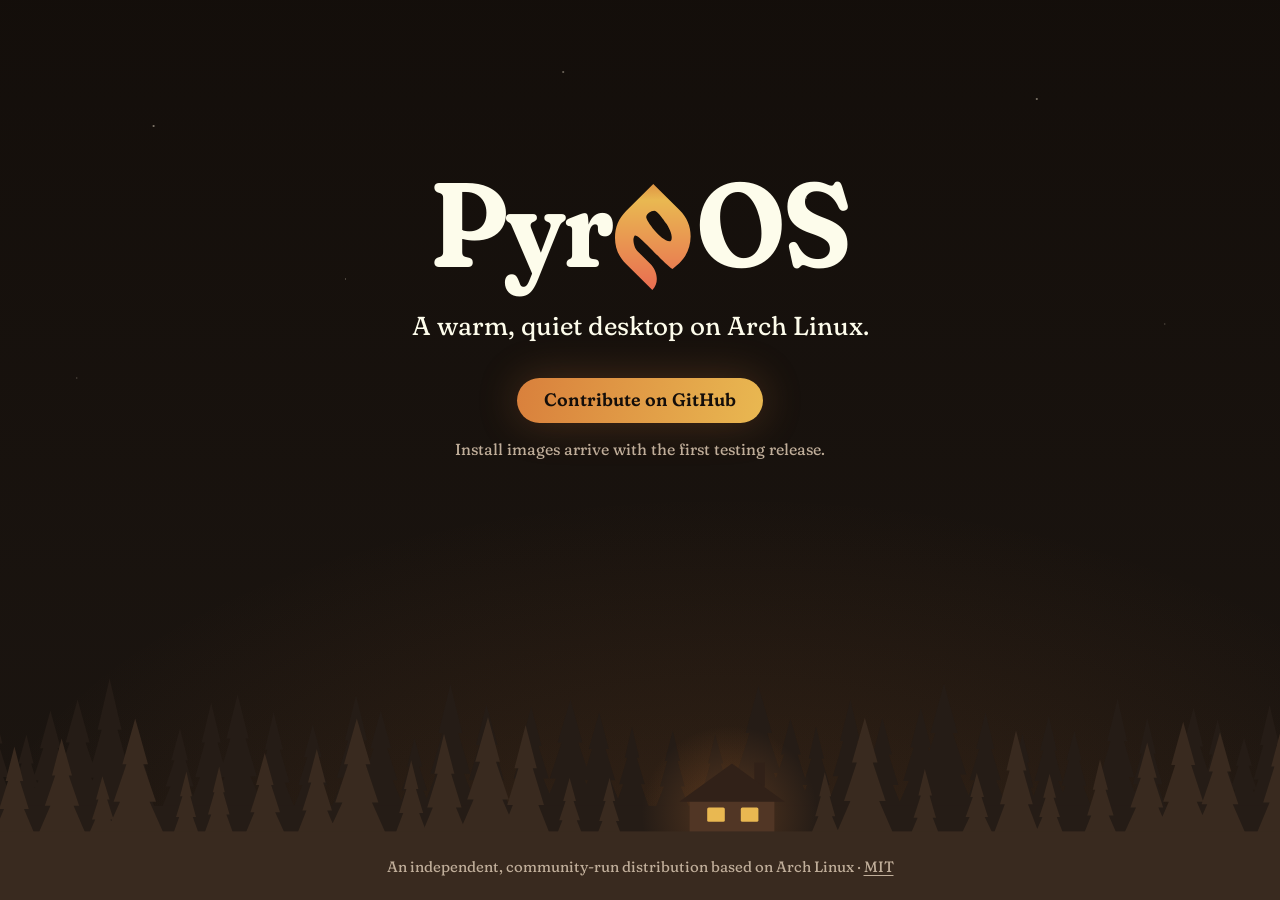
<file: landing/site/index.html>
<!doctype html>
<html lang="en">
<head>
<meta charset="utf-8">
<meta name="viewport" content="width=device-width, initial-scale=1">
<meta http-equiv="Content-Security-Policy" content="default-src 'self'; script-src 'none'; style-src 'self'; img-src 'self'; font-src 'self'; object-src 'none'; base-uri 'none'; form-action 'none'">
<meta name="referrer" content="no-referrer">
<meta name="color-scheme" content="dark">
<meta name="theme-color" content="#130e0a">
<title>PyreOS: a warm, quiet Arch Linux desktop</title>
<meta name="description" content="PyreOS is an independent, community-run Arch Linux distribution with safe updates, full rollback and a warm, cohesive desktop. Early in development.">
<link rel="canonical" href="https://bayrock.github.io/pyre-os/">
<link rel="preload" href="fonts/Fraunces.woff2" as="font" type="font/woff2" crossorigin>
<link rel="stylesheet" href="site.css">
<link rel="icon" href="pyre-e.svg" type="image/svg+xml">
<link rel="apple-touch-icon" href="apple-touch-icon.png">
<meta property="og:type" content="website">
<meta property="og:site_name" content="PyreOS">
<meta property="og:title" content="PyreOS">
<meta property="og:description" content="A warm, quiet desktop on Arch Linux. Early in development.">
<meta property="og:url" content="https://bayrock.github.io/pyre-os/">
<meta property="og:image" content="https://bayrock.github.io/pyre-os/og.jpg">
<meta property="og:image:width" content="1200">
<meta property="og:image:height" content="630">
<meta property="og:image:alt" content="The PyreOS wordmark above a cabin in a pine forest at night">
<meta name="twitter:card" content="summary_large_image">
</head>
<body>
<a href="#main" class="skip">Skip to content</a>
<main id="main">
  <h1><span class="sr-only">PyreOS</span><span aria-hidden="true">Pyr<img class="e" src="pyre-e.svg" alt="" width="28" height="38">OS</span></h1>
  <p class="line">A warm, quiet desktop on Arch Linux.</p>
  <a class="pill" href="https://github.com/bayrock/pyre-os">Contribute on GitHub</a>
  <p class="status">Install images arrive with the first testing release.</p>
</main>
<svg class="woods" viewBox="0 0 1600 400" preserveAspectRatio="xMidYMax slice" aria-hidden="true" focusable="false">
  <defs>
    <radialGradient id="glow">
      <stop offset="0" stop-color="#e9b851" stop-opacity="0.45"/>
      <stop offset="0.4" stop-color="#d9803c" stop-opacity="0.16"/>
      <stop offset="1" stop-color="#d9803c" stop-opacity="0"/>
    </radialGradient>
  </defs>
  <path class="far" d="M-40 228 L-29 272 L-33 272 L-22 309 L-28 309 L-15 344 L-65 344 L-52 309 L-58 309 L-47 272 L-51 272ZM-10 207 L3 258 L-2 258 L11 300 L4 300 L20 340 L-41 340 L-25 300 L-31 300 L-19 258 L-23 258ZM33 247 L42 283 L39 283 L48 313 L43 313 L54 340 L11 340 L22 313 L17 313 L27 283 L23 283ZM63 217 L76 264 L72 264 L85 304 L78 304 L94 341 L32 341 L48 304 L41 304 L54 264 L50 264ZM97 203 L112 257 L107 257 L122 301 L114 301 L133 343 L61 343 L80 301 L72 301 L87 257 L82 257ZM137 177 L152 241 L147 241 L162 295 L154 295 L172 345 L101 345 L119 295 L112 295 L127 241 L122 241ZM173 240 L182 279 L179 279 L188 311 L183 311 L195 342 L151 342 L162 311 L158 311 L167 279 L164 279ZM225 239 L235 279 L232 279 L242 312 L237 312 L250 344 L200 344 L213 312 L207 312 L218 279 L214 279ZM264 207 L276 257 L272 257 L284 300 L277 300 L292 340 L235 340 L250 300 L244 300 L256 257 L252 257ZM297 197 L311 252 L307 252 L321 299 L313 299 L331 342 L264 342 L281 299 L274 299 L288 252 L283 252ZM342 219 L354 266 L350 266 L362 307 L356 307 L371 345 L314 345 L329 307 L323 307 L334 266 L331 266ZM391 234 L402 275 L398 275 L409 310 L403 310 L417 343 L365 343 L378 310 L373 310 L384 275 L380 275ZM445 198 L459 254 L454 254 L468 301 L461 301 L478 346 L411 346 L429 301 L421 301 L435 254 L431 254ZM476 217 L489 264 L484 264 L497 304 L491 304 L506 341 L445 341 L461 304 L454 304 L467 264 L463 264ZM518 251 L528 287 L524 287 L534 317 L529 317 L541 345 L495 345 L507 317 L502 317 L512 287 L509 287ZM563 184 L578 245 L573 245 L588 296 L580 296 L599 344 L527 344 L545 296 L538 296 L553 245 L548 245ZM608 209 L622 260 L617 260 L630 304 L623 304 L640 345 L576 345 L593 304 L586 304 L599 260 L595 260ZM664 212 L677 261 L673 261 L686 302 L679 302 L695 340 L633 340 L649 302 L642 302 L655 261 L651 261ZM713 203 L728 257 L723 257 L738 302 L730 302 L749 345 L676 345 L695 302 L687 302 L702 257 L697 257ZM749 219 L761 265 L757 265 L769 304 L763 304 L778 340 L719 340 L735 304 L728 304 L740 265 L736 265ZM790 237 L799 276 L796 276 L806 309 L801 309 L812 340 L768 340 L779 309 L774 309 L784 276 L781 276ZM841 242 L850 280 L847 280 L856 312 L851 312 L863 342 L818 342 L830 312 L825 312 L834 280 L831 280ZM894 247 L904 283 L901 283 L910 314 L905 314 L917 343 L872 343 L884 314 L879 314 L888 283 L885 283ZM948 186 L965 245 L959 245 L976 295 L967 295 L988 342 L909 342 L929 295 L921 295 L937 245 L932 245ZM988 227 L1001 272 L997 272 L1009 310 L1003 310 L1019 346 L958 346 L974 310 L967 310 L980 272 L976 272ZM1020 237 L1030 277 L1027 277 L1037 310 L1032 310 L1044 341 L997 341 L1009 310 L1004 310 L1014 277 L1011 277ZM1063 203 L1075 255 L1071 255 L1084 299 L1077 299 L1093 340 L1032 340 L1048 299 L1041 299 L1054 255 L1050 255ZM1103 226 L1115 272 L1111 272 L1123 310 L1116 310 L1131 346 L1074 346 L1089 310 L1083 310 L1095 272 L1091 272ZM1151 213 L1164 263 L1160 263 L1173 305 L1166 305 L1183 344 L1119 344 L1136 305 L1129 305 L1142 263 L1138 263ZM1180 183 L1197 245 L1191 245 L1208 297 L1200 297 L1220 345 L1140 345 L1161 297 L1152 297 L1169 245 L1163 245ZM1232 219 L1243 265 L1239 265 L1251 304 L1245 304 L1260 341 L1204 341 L1218 304 L1212 304 L1224 265 L1220 265ZM1278 246 L1287 282 L1284 282 L1292 313 L1288 313 L1298 341 L1258 341 L1268 313 L1264 313 L1273 282 L1270 282ZM1311 223 L1321 267 L1318 267 L1328 305 L1323 305 L1336 340 L1286 340 L1299 305 L1293 305 L1304 267 L1300 267ZM1343 242 L1352 279 L1349 279 L1358 311 L1354 311 L1365 340 L1320 340 L1332 311 L1327 311 L1336 279 L1333 279ZM1397 202 L1409 255 L1405 255 L1418 300 L1411 300 L1427 342 L1366 342 L1382 300 L1375 300 L1388 255 L1384 255ZM1434 226 L1445 271 L1442 271 L1453 309 L1447 309 L1460 345 L1409 345 L1422 309 L1416 309 L1427 271 L1424 271ZM1492 213 L1504 262 L1500 262 L1513 302 L1506 302 L1522 341 L1462 341 L1477 302 L1471 302 L1483 262 L1479 262ZM1522 228 L1533 272 L1530 272 L1541 310 L1535 310 L1549 345 L1496 345 L1510 310 L1504 310 L1515 272 L1511 272ZM1555 251 L1565 286 L1561 286 L1571 316 L1566 316 L1579 343 L1531 343 L1544 316 L1538 316 L1548 286 L1545 286ZM1587 210 L1599 260 L1595 260 L1607 303 L1600 303 L1615 343 L1559 343 L1573 303 L1567 303 L1579 260 L1575 260Z"/>
  <rect class="far" x="-10" y="336" width="1620" height="40"/>
  <circle cx="912" cy="346" r="110" fill="url(#glow)"/>
  <path class="near" d="M-40 271 L-29 312 L-33 312 L-22 346 L-28 346 L-15 378 L-65 378 L-52 346 L-58 346 L-47 312 L-51 312ZM18 262 L29 305 L25 305 L36 340 L30 340 L44 373 L-9 373 L5 340 L-1 340 L10 305 L7 305ZM77 252 L90 298 L86 298 L99 336 L92 336 L108 373 L47 373 L63 336 L56 336 L69 298 L65 298ZM128 299 L137 328 L134 328 L142 353 L138 353 L148 376 L109 376 L119 353 L115 353 L123 328 L120 328ZM169 227 L185 284 L179 284 L195 331 L187 331 L207 376 L130 376 L150 331 L142 331 L158 284 L153 284ZM233 293 L240 324 L238 324 L245 350 L241 350 L250 375 L215 375 L224 350 L220 350 L228 324 L225 324ZM274 287 L281 319 L279 319 L287 347 L283 347 L292 372 L255 372 L264 347 L260 347 L268 319 L266 319ZM331 270 L342 310 L339 310 L350 344 L344 344 L358 375 L305 375 L318 344 L313 344 L324 310 L320 310ZM396 265 L407 307 L404 307 L415 342 L409 342 L423 375 L370 375 L383 342 L378 342 L389 307 L385 307ZM446 227 L463 284 L457 284 L473 332 L465 332 L485 377 L407 377 L428 332 L419 332 L435 284 L430 284ZM514 279 L523 315 L520 315 L529 345 L524 345 L535 374 L493 374 L504 345 L499 345 L508 315 L505 315ZM555 246 L568 296 L564 296 L577 338 L570 338 L586 377 L525 377 L541 338 L534 338 L547 296 L543 296ZM610 225 L625 281 L620 281 L636 328 L628 328 L647 372 L573 372 L592 328 L584 328 L600 281 L594 281ZM657 235 L671 289 L666 289 L680 335 L673 335 L690 378 L624 378 L641 335 L634 335 L648 289 L643 289ZM712 301 L720 330 L717 330 L725 354 L721 354 L730 377 L694 377 L703 354 L699 354 L707 330 L704 330ZM762 301 L769 330 L766 330 L774 355 L770 355 L779 378 L744 378 L753 355 L749 355 L757 330 L754 330ZM1031 294 L1039 324 L1037 324 L1044 349 L1040 349 L1050 373 L1013 373 L1023 349 L1019 349 L1026 324 L1024 324ZM1081 226 L1097 282 L1091 282 L1107 330 L1099 330 L1118 374 L1044 374 L1063 330 L1055 330 L1071 282 L1065 282ZM1156 290 L1165 323 L1162 323 L1170 351 L1166 351 L1176 377 L1136 377 L1147 351 L1142 351 L1151 323 L1148 323ZM1221 295 L1230 325 L1227 325 L1235 350 L1231 350 L1242 373 L1201 373 L1212 350 L1207 350 L1216 325 L1213 325ZM1270 242 L1283 292 L1279 292 L1291 334 L1285 334 L1300 374 L1241 374 L1256 334 L1250 334 L1262 292 L1258 292ZM1312 296 L1320 326 L1317 326 L1325 350 L1321 350 L1330 373 L1293 373 L1303 350 L1299 350 L1307 326 L1304 326ZM1375 278 L1385 316 L1382 316 L1392 348 L1386 348 L1399 378 L1352 378 L1364 348 L1359 348 L1369 316 L1366 316ZM1434 257 L1446 301 L1442 301 L1454 338 L1448 338 L1463 373 L1404 373 L1420 338 L1413 338 L1426 301 L1422 301ZM1479 231 L1494 285 L1489 285 L1504 331 L1496 331 L1514 373 L1443 373 L1461 331 L1454 331 L1469 285 L1464 285ZM1525 244 L1539 293 L1534 293 L1548 334 L1541 334 L1558 373 L1492 373 L1509 334 L1502 334 L1516 293 L1511 293ZM1603 234 L1617 287 L1612 287 L1627 332 L1619 332 L1637 375 L1569 375 L1587 332 L1579 332 L1593 287 L1589 287Z"/>
  <rect class="roof" x="943" y="282" width="13" height="30"/>
  <rect class="cabin" x="862" y="326" width="106" height="48"/>
  <path class="roof" d="M849 331 L915 283 L981 331 Z"/>
  <rect class="window" x="884" y="338" width="22" height="18" rx="2"/>
  <rect class="window" x="926" y="338" width="22" height="18" rx="2"/>
  <rect class="near" x="-10" y="368" width="1620" height="40"/>
  <circle class="ember" cx="949" cy="278" r="4.5"/>
  <circle class="ember" cx="951" cy="278" r="3.8"/>
  <circle class="ember" cx="948" cy="278" r="3.4"/>
  <circle class="ember" cx="950" cy="278" r="4"/>
  <circle class="ember" cx="949" cy="278" r="3.2"/>
</svg>
<footer>
  <p>An independent, community-run distribution based on Arch Linux · <a href="https://github.com/bayrock/pyre-os/blob/main/LICENSE">MIT</a></p>
</footer>
</body>
</html>
</file>
<file: landing/site/site.css>
/* PyreOS landing page. Dark only.
   The fire ramp is the mark's own gradient (pyre-e.svg). Every surface
   is the mark's orange, #D9803C (oklch hue 58), at low chroma and low
   lightness, so the night, the trees and the cabin are all one colour. */
:root {
  --coral: #e96d51;
  --orange: #d9803c;
  --gold: #e9b851;
  --brick: #a63220;
  --cream: #fdfceb;

  --sky: oklch(0.17 0.012 58);
  --bg: oklch(0.205 0.014 58);
  --surface-far: oklch(0.235 0.018 58);
  --surface-near: oklch(0.3 0.03 58);
  --cabin: oklch(0.36 0.048 52);
  --roof: oklch(0.265 0.03 48);
  --muted: oklch(0.76 0.035 70);
  color-scheme: dark;
}

@font-face {
  font-family: "Fraunces";
  font-style: normal;
  font-weight: 400 700;
  font-display: swap;
  src: url(fonts/Fraunces.woff2) format("woff2");
}

/* Roughly metric-matched stand-in for the swap, so the page doesn't jump. */
@font-face {
  font-family: "Fraunces Fallback";
  src: local("Georgia"), local("DejaVu Serif"), local("Noto Serif"), local("Liberation Serif");
  size-adjust: 96%;
}

*, *::before, *::after { box-sizing: border-box; margin: 0; }

html {
  font-family: "Fraunces", "Fraunces Fallback", Georgia, serif;
  font-variation-settings: "SOFT" 100;
  font-synthesis: none;
  -webkit-font-smoothing: antialiased;
}

/* The night: a darker sky at the top, a few static stars, and a little
   warm light rising from behind the trees. */
body {
  min-height: 100dvh;
  display: flex;
  flex-direction: column;
  color: var(--cream);
  text-align: center;
  background:
    radial-gradient(1.5px 1.5px at 12% 14%, oklch(0.9 0.03 80 / 0.7), transparent),
    radial-gradient(1px 1px at 27% 31%, oklch(0.9 0.03 80 / 0.5), transparent),
    radial-gradient(1.5px 1.5px at 44% 8%, oklch(0.9 0.03 80 / 0.6), transparent),
    radial-gradient(1px 1px at 63% 22%, oklch(0.9 0.03 80 / 0.5), transparent),
    radial-gradient(1.5px 1.5px at 81% 11%, oklch(0.9 0.03 80 / 0.7), transparent),
    radial-gradient(1px 1px at 91% 36%, oklch(0.9 0.03 80 / 0.4), transparent),
    radial-gradient(1px 1px at 6% 42%, oklch(0.9 0.03 80 / 0.4), transparent),
    radial-gradient(60% 45% at 57% 100%, color-mix(in oklch, var(--orange) 14%, transparent), transparent),
    linear-gradient(var(--sky), var(--bg));
  background-attachment: fixed;
}

::selection { background: var(--orange); color: var(--sky); }

main {
  flex: 1;
  display: flex;
  flex-direction: column;
  align-items: center;
  justify-content: center;
  padding: 12vh 16px 4vh;
}

/* The wordmark: "Pyr", the mark as its "e", then "OS". */
h1 {
  font-size: clamp(3.75rem, 16vw, 7.5rem);
  font-weight: 650;
  font-variation-settings: "SOFT" 100, "opsz" 144;
  line-height: 1;
  letter-spacing: -0.01em;
  white-space: nowrap;
}

h1 .e {
  display: inline-block;
  height: 0.88em;
  width: auto;
  margin: 0 0.035em 0 0.025em;
  vertical-align: -0.19em;
}

.line {
  margin-top: 1.25rem;
  text-wrap: balance;
  font-size: clamp(1.25rem, 3.6vw, 1.625rem);
  font-variation-settings: "SOFT" 100, "opsz" 24;
}

/* The mockup's long button: dark text on the fire gradient. */
.pill {
  display: inline-block;
  margin-top: 2.25rem;
  padding: 0.6em 1.5em 0.65em;
  border-radius: 999px;
  background: linear-gradient(100deg, var(--orange), var(--gold));
  color: var(--sky);
  font-size: 1.125rem;
  font-weight: 600;
  text-decoration: none;
  box-shadow: 0 0 2.5rem color-mix(in oklch, var(--orange) 25%, transparent);
  transition: box-shadow 0.2s, filter 0.2s;
}

.pill:hover { filter: brightness(1.08); box-shadow: 0 0 3rem color-mix(in oklch, var(--gold) 40%, transparent); }

.status { margin-top: 1rem; font-size: 1rem; color: var(--muted); text-wrap: balance; }

a:focus-visible { outline: 2px solid var(--gold); outline-offset: 4px; border-radius: 999px; }

/* The cabin in the woods. The SVG is cropped from the sides on narrow
   screens and always keeps the cabin, just right of centre. */
.woods { display: block; width: 100%; height: clamp(170px, 34vh, 340px); }
.far { fill: var(--surface-far); }
.near { fill: var(--surface-near); }
.cabin { fill: var(--cabin); }
.roof { fill: var(--roof); }
.window { fill: var(--gold); }

/* Embers leave the chimney once on load and then rest (WCAG 2.2.2). */
.ember {
  fill: var(--gold);
  opacity: 0;
  transform-box: fill-box;
  animation: rise 3.2s ease-out 1 both;
}
.ember:nth-of-type(2) { fill: var(--orange); animation-delay: 0.7s; --dx: -14px; }
.ember:nth-of-type(3) { fill: var(--coral); animation-delay: 1.3s; --dx: 10px; }
.ember:nth-of-type(4) { animation-delay: 1.9s; --dx: -6px; }
.ember:nth-of-type(5) { fill: var(--orange); animation-delay: 2.4s; --dx: 16px; }

@keyframes rise {
  0% { opacity: 0; transform: translate(0, 0); }
  15% { opacity: 1; }
  100% { opacity: 0; transform: translate(var(--dx, 8px), -150px) scale(0.5); }
}

footer {
  padding: 0 16px 1.5rem;
  background: var(--surface-near);
  color: var(--muted);
  font-size: 0.9375rem;
  text-wrap: balance;
}

footer a { color: inherit; text-underline-offset: 0.2em; }
footer a:hover { color: var(--gold); }

.sr-only {
  position: absolute;
  width: 1px;
  height: 1px;
  overflow: hidden;
  clip-path: inset(50%);
  white-space: nowrap;
}

.skip { position: absolute; left: -999px; }
.skip:focus { left: 16px; top: 16px; padding: 0.5rem 1rem; border-radius: 999px; background: var(--gold); color: var(--sky); }

@media (prefers-reduced-motion: reduce) {
  .ember { animation: none; }
  .pill { transition: none; }
}

@media (forced-colors: active) {
  .pill { border: 2px solid LinkText; }
}
</file>
